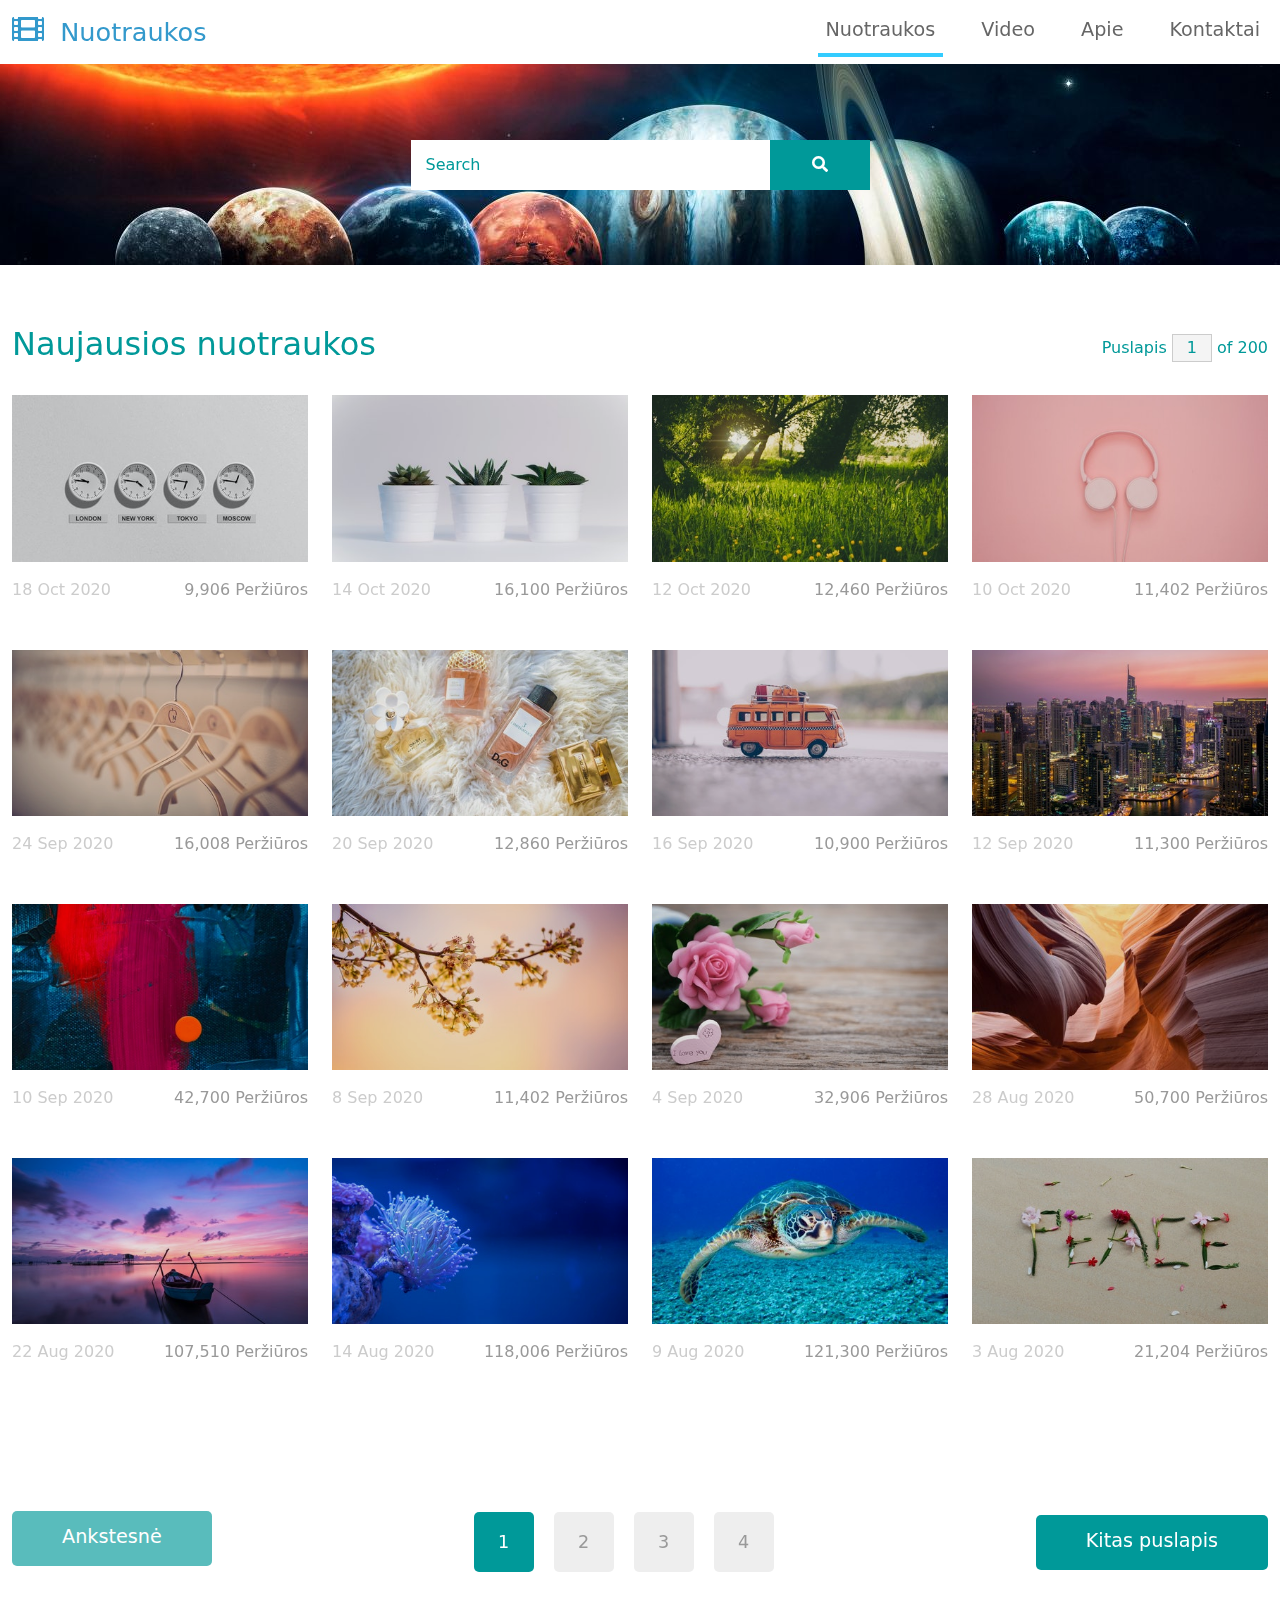
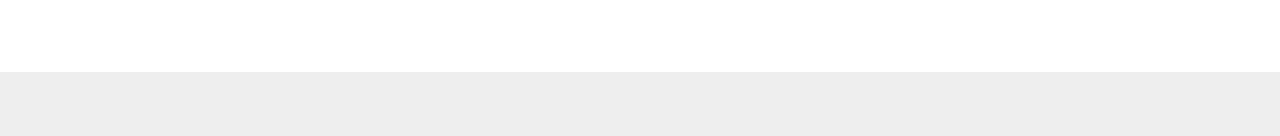
<file: catalog/Katalogas/index.html>
<!DOCTYPE html>
<html lang="en">
<head>
    <meta charset="UTF-8">
    <meta name="viewport" content="width=device-width, initial-scale=1.0">
    <title>Nuotraukos Bootstrap 5.0 HTML Template</title>
    <link rel="stylesheet" href="css/bootstrap.min.css">
    <link rel="stylesheet" href="fontawesome/css/all.min.css">
    <link rel="stylesheet" href="css/templatemo-style.css">
<!--
    


-->
</head>
<body>
    <!-- Page Loader -->
    <div id="loader-wrapper">
        <div id="loader"></div>

        <div class="loader-section section-left"></div>
        <div class="loader-section section-right"></div>

    </div>
    <nav class="navbar navbar-expand-lg">
        <div class="container-fluid">
            <a class="navbar-brand" href="#">
                <i class="fas fa-film mr-2"></i>
               Nuotraukos
            </a>
            <button class="navbar-toggler" type="button" data-toggle="collapse" data-target="#navbarSupportedContent" aria-controls="navbarSupportedContent" aria-expanded="false" aria-label="Toggle navigation">
                <i class="fas fa-bars"></i>
            </button>
            <div class="collapse navbar-collapse" id="navbarSupportedContent">
            <ul class="navbar-nav ml-auto mb-2 mb-lg-0">
                <li class="nav-item">
                    <a class="nav-link nav-link-1 active" aria-current="page" href="index.html">Nuotraukos</a>
                </li>
                <li class="nav-item">
                    <a class="nav-link nav-link-2">Video</a>
                </li>
                <li class="nav-item">
                    <a class="nav-link nav-link-3" href="about.html">Apie</a>
                </li>
                <li class="nav-item">
                    <a class="nav-link nav-link-4" href="contact.html">Kontaktai</a>
                </li>
            </ul>
            </div>
        </div>
    </nav>

    <div class="tm-hero d-flex justify-content-center align-items-center" data-parallax="scroll" data-image-src="img/hero.jpg">
        <form class="d-flex tm-search-form">
            <input class="form-control tm-search-input" type="search" placeholder="Search" aria-label="Search">
            <button class="btn btn-outline-success tm-search-btn" type="submit">
                <i class="fas fa-search"></i>
            </button>
        </form>
    </div>

    <div class="container-fluid tm-container-content tm-mt-60">
        <div class="row mb-4">
            <h2 class="col-6 tm-text-primary">
                Naujausios nuotraukos
            </h2>
            <div class="col-6 d-flex justify-content-end align-items-center">
                <form action="" class="tm-text-primary">
                    Puslapis <input type="text" value="1" size="1" class="tm-input-paging tm-text-primary"> of 200
                </form>
            </div>
        </div>
        <div class="row tm-mb-90 tm-gallery">
        	<div class="col-xl-3 col-lg-4 col-md-6 col-sm-6 col-12 mb-5">
                <figure class="effect-ming tm-video-item">
                    <img src="img/img-03.jpg" alt="Image" class="img-fluid">
                    <figcaption class="d-flex align-items-center justify-content-center">
                        <h2>Laikrodžiai</h2>
                        <a href="photo-detail.html">Daugiau</a>
                    </figcaption>                    
                </figure>
                <div class="d-flex justify-content-between tm-text-gray">
                    <span class="tm-text-gray-light">18 Oct 2020</span>
                    <span>9,906 Peržiūros</span>
                </div>
            </div>
            <div class="col-xl-3 col-lg-4 col-md-6 col-sm-6 col-12 mb-5">
                <figure class="effect-ming tm-video-item">
                    <img src="img/img-04.jpg" alt="Image" class="img-fluid">
                    <figcaption class="d-flex align-items-center justify-content-center">
                        <h2>Augalai</h2>
                        <a href="photo-detail.html">Daugiau</a>
                    </figcaption>                    
                </figure>
                <div class="d-flex justify-content-between tm-text-gray">
                    <span class="tm-text-gray-light">14 Oct 2020</span>
                    <span>16,100 Peržiūros</span>
                </div>
            </div>
            <div class="col-xl-3 col-lg-4 col-md-6 col-sm-6 col-12 mb-5">
                <figure class="effect-ming tm-video-item">
                    <img src="img/img-05.jpg" alt="Image" class="img-fluid">
                    <figcaption class="d-flex align-items-center justify-content-center">
                        <h2>Rytas</h2>
                        <a href="photo-detail.html">Daugiau</a>
                    </figcaption>                    
                </figure>
                <div class="d-flex justify-content-between tm-text-gray">
                    <span class="tm-text-gray-light">12 Oct 2020</span>
                    <span>12,460 Peržiūros</span>
                </div>
            </div>
            <div class="col-xl-3 col-lg-4 col-md-6 col-sm-6 col-12 mb-5">
                <figure class="effect-ming tm-video-item">
                    <img src="img/img-06.jpg" alt="Image" class="img-fluid">
                    <figcaption class="d-flex align-items-center justify-content-center">
                        <h2>Rožinė</h2>
                        <a href="photo-detail.html">Daugiau</a>
                    </figcaption>                    
                </figure>
                <div class="d-flex justify-content-between tm-text-gray">
                    <span class="tm-text-gray-light">10 Oct 2020</span>
                    <span>11,402 Peržiūros</span>
                </div>
            </div>
            
            <div class="col-xl-3 col-lg-4 col-md-6 col-sm-6 col-12 mb-5">
                <figure class="effect-ming tm-video-item">
                    <img src="img/img-01.jpg" alt="Image" class="img-fluid">
                    <figcaption class="d-flex align-items-center justify-content-center">
                        <h2>Pakabos</h2>
                        <a href="photo-detail.html">Daugiau</a>
                    </figcaption>                    
                </figure>
                <div class="d-flex justify-content-between tm-text-gray">
                    <span class="tm-text-gray-light">24 Sep 2020</span>
                    <span>16,008 Peržiūros</span>
                </div>
            </div>
            <div class="col-xl-3 col-lg-4 col-md-6 col-sm-6 col-12 mb-5">
                <figure class="effect-ming tm-video-item">
                    <img src="img/img-02.jpg" alt="Image" class="img-fluid">
                    <figcaption class="d-flex align-items-center justify-content-center">
                        <h2>Kvepalai</h2>
                        <a href="photo-detail.html">Daugiau</a>
                    </figcaption>                    
                </figure>
                <div class="d-flex justify-content-between tm-text-gray">
                    <span class="tm-text-gray-light">20 Sep 2020</span>
                    <span>12,860 Peržiūros</span>
                </div>
            </div>
            <div class="col-xl-3 col-lg-4 col-md-6 col-sm-6 col-12 mb-5">
                <figure class="effect-ming tm-video-item">
                    <img src="img/img-07.jpg" alt="Image" class="img-fluid">
                    <figcaption class="d-flex align-items-center justify-content-center">
                        <h2>Autobusai</h2>
                        <a href="photo-detail.html">Daugiau</a>
                    </figcaption>                    
                </figure>
                <div class="d-flex justify-content-between tm-text-gray">
                    <span class="tm-text-gray-light">16 Sep 2020</span>
                    <span>10,900 Peržiūros</span>
                </div>
            </div>
            <div class="col-xl-3 col-lg-4 col-md-6 col-sm-6 col-12 mb-5">
                <figure class="effect-ming tm-video-item">
                    <img src="img/img-08.jpg" alt="Image" class="img-fluid">
                    <figcaption class="d-flex align-items-center justify-content-center">
                        <h2>Niujorkas</h2>
                        <a href="photo-detail.html">Daugiau</a>
                    </figcaption>                    
                </figure>
                <div class="d-flex justify-content-between tm-text-gray">
                    <span class="tm-text-gray-light">12 Sep 2020</span>
                    <span>11,300 Peržiūros</span>
                </div>
            </div>
            <div class="col-xl-3 col-lg-4 col-md-6 col-sm-6 col-12 mb-5">
                <figure class="effect-ming tm-video-item">
                    <img src="img/img-09.jpg" alt="Image" class="img-fluid">
                    <figcaption class="d-flex align-items-center justify-content-center">
                        <h2>Abstrakcija</h2>
                        <a href="photo-detail.html">Daugiau</a>
                    </figcaption>                    
                </figure>
                <div class="d-flex justify-content-between tm-text-gray">
                    <span class="tm-text-gray-light">10 Sep 2020</span>
                    <span>42,700 Peržiūros</span>
                </div>
            </div>
            <div class="col-xl-3 col-lg-4 col-md-6 col-sm-6 col-12 mb-5">
                <figure class="effect-ming tm-video-item">
                    <img src="img/img-10.jpg" alt="Image" class="img-fluid">
                    <figcaption class="d-flex align-items-center justify-content-center">
                        <h2>Gėlės</h2>
                        <a href="photo-detail.html">Daugiau</a>
                    </figcaption>                    
                </figure>
                <div class="d-flex justify-content-between tm-text-gray">
                    <span class="tm-text-gray-light">8 Sep 2020</span>
                    <span>11,402 Peržiūros</span>
                </div>
            </div>
            <div class="col-xl-3 col-lg-4 col-md-6 col-sm-6 col-12 mb-5">
                <figure class="effect-ming tm-video-item">
                    <img src="img/img-11.jpg" alt="Image" class="img-fluid">
                    <figcaption class="d-flex align-items-center justify-content-center">
                        <h2>Rožės</h2>
                        <a href="photo-detail.html">Daugiau</a>
                    </figcaption>                    
                </figure>
                <div class="d-flex justify-content-between tm-text-gray">
                    <span class="tm-text-gray-light">4 Sep 2020</span>
                    <span>32,906 Peržiūros</span>
                </div>
            </div>
            <div class="col-xl-3 col-lg-4 col-md-6 col-sm-6 col-12 mb-5">
                <figure class="effect-ming tm-video-item">
                    <img src="img/img-12.jpg" alt="Image" class="img-fluid">
                    <figcaption class="d-flex align-items-center justify-content-center">
                        <h2>Kalvos</h2>
                        <a href="photo-detail.html">Daugiau</a>
                    </figcaption>                    
                </figure>
                <div class="d-flex justify-content-between tm-text-gray">
                    <span class="tm-text-gray-light">28 Aug 2020</span>
                    <span>50,700 Peržiūros</span>
                </div>
            </div>
            <div class="col-xl-3 col-lg-4 col-md-6 col-sm-6 col-12 mb-5">
                <figure class="effect-ming tm-video-item">
                    <img src="img/img-13.jpg" alt="Image" class="img-fluid">
                    <figcaption class="d-flex align-items-center justify-content-center">
                        <h2>Violetinė</h2>
                        <a href="photo-detail.html">Daugiau</a>
                    </figcaption>                    
                </figure>
                <div class="d-flex justify-content-between tm-text-gray">
                    <span class="tm-text-gray-light">22 Aug 2020</span>
                    <span>107,510 Peržiūros</span>
                </div>
            </div>
            <div class="col-xl-3 col-lg-4 col-md-6 col-sm-6 col-12 mb-5">
                <figure class="effect-ming tm-video-item">
                    <img src="img/img-14.jpg" alt="Image" class="img-fluid">
                    <figcaption class="d-flex align-items-center justify-content-center">
                        <h2>Jūra</h2>
                        <a href="photo-detail.html">Daugiau</a>
                    </figcaption>                    
                </figure>
                <div class="d-flex justify-content-between tm-text-gray">
                    <span class="tm-text-gray-light">14 Aug 2020</span>
                    <span>118,006 Peržiūros</span>
                </div>
            </div>
            <div class="col-xl-3 col-lg-4 col-md-6 col-sm-6 col-12 mb-5">
                <figure class="effect-ming tm-video-item">
                    <img src="img/img-15.jpg" alt="Image" class="img-fluid">
                    <figcaption class="d-flex align-items-center justify-content-center">
                        <h2>Vėžliai</h2>
                        <a href="photo-detail.html">Daugiau</a>
                    </figcaption>                    
                </figure>
                <div class="d-flex justify-content-between tm-text-gray">
                    <span class="tm-text-gray-light">9 Aug 2020</span>
                    <span>121,300 Peržiūros</span>
                </div>
            </div>
            <div class="col-xl-3 col-lg-4 col-md-6 col-sm-6 col-12 mb-5">
                <figure class="effect-ming tm-video-item">
                    <img src="img/img-16.jpg" alt="Image" class="img-fluid">
                    <figcaption class="d-flex align-items-center justify-content-center">
                        <h2>Taika</h2>
                        <a href="photo-detail.html">Daugiau</a>
                    </figcaption>                    
                </figure>
                <div class="d-flex justify-content-between tm-text-gray">
                    <span class="tm-text-gray-light">3 Aug 2020</span>
                    <span>21,204 Peržiūros</span>
                </div>
            </div>         
        </div> <!-- row -->
        <div class="row tm-mb-90">
            <div class="col-12 d-flex justify-content-between align-items-center tm-paging-col">
                <a href="javascript:void(0);" class="btn btn-primary tm-btn-prev mb-2 disabled">Ankstesnė</a>
                <div class="tm-paging d-flex">
                    <a href="javascript:void(0);" class="active tm-paging-link">1</a>
                    <a href="javascript:void(0);" class="tm-paging-link">2</a>
                    <a href="javascript:void(0);" class="tm-paging-link">3</a>
                    <a href="javascript:void(0);" class="tm-paging-link">4</a>
                </div>
                <a href="javascript:void(0);" class="btn btn-primary tm-btn-next">Kitas puslapis</a>
            </div>            
        </div>
    </div> <!-- container-fluid, tm-container-content -->

    <footer class="tm-bg-gray pt-5 pb-3 tm-text-gray tm-footer">
        
    </footer>
    
    <script src="js/plugins.js"></script>
    <script>
        $(window).on("load", function() {
            $('body').addClass('loaded');
        });
    </script>
</body>
</html>
</file>
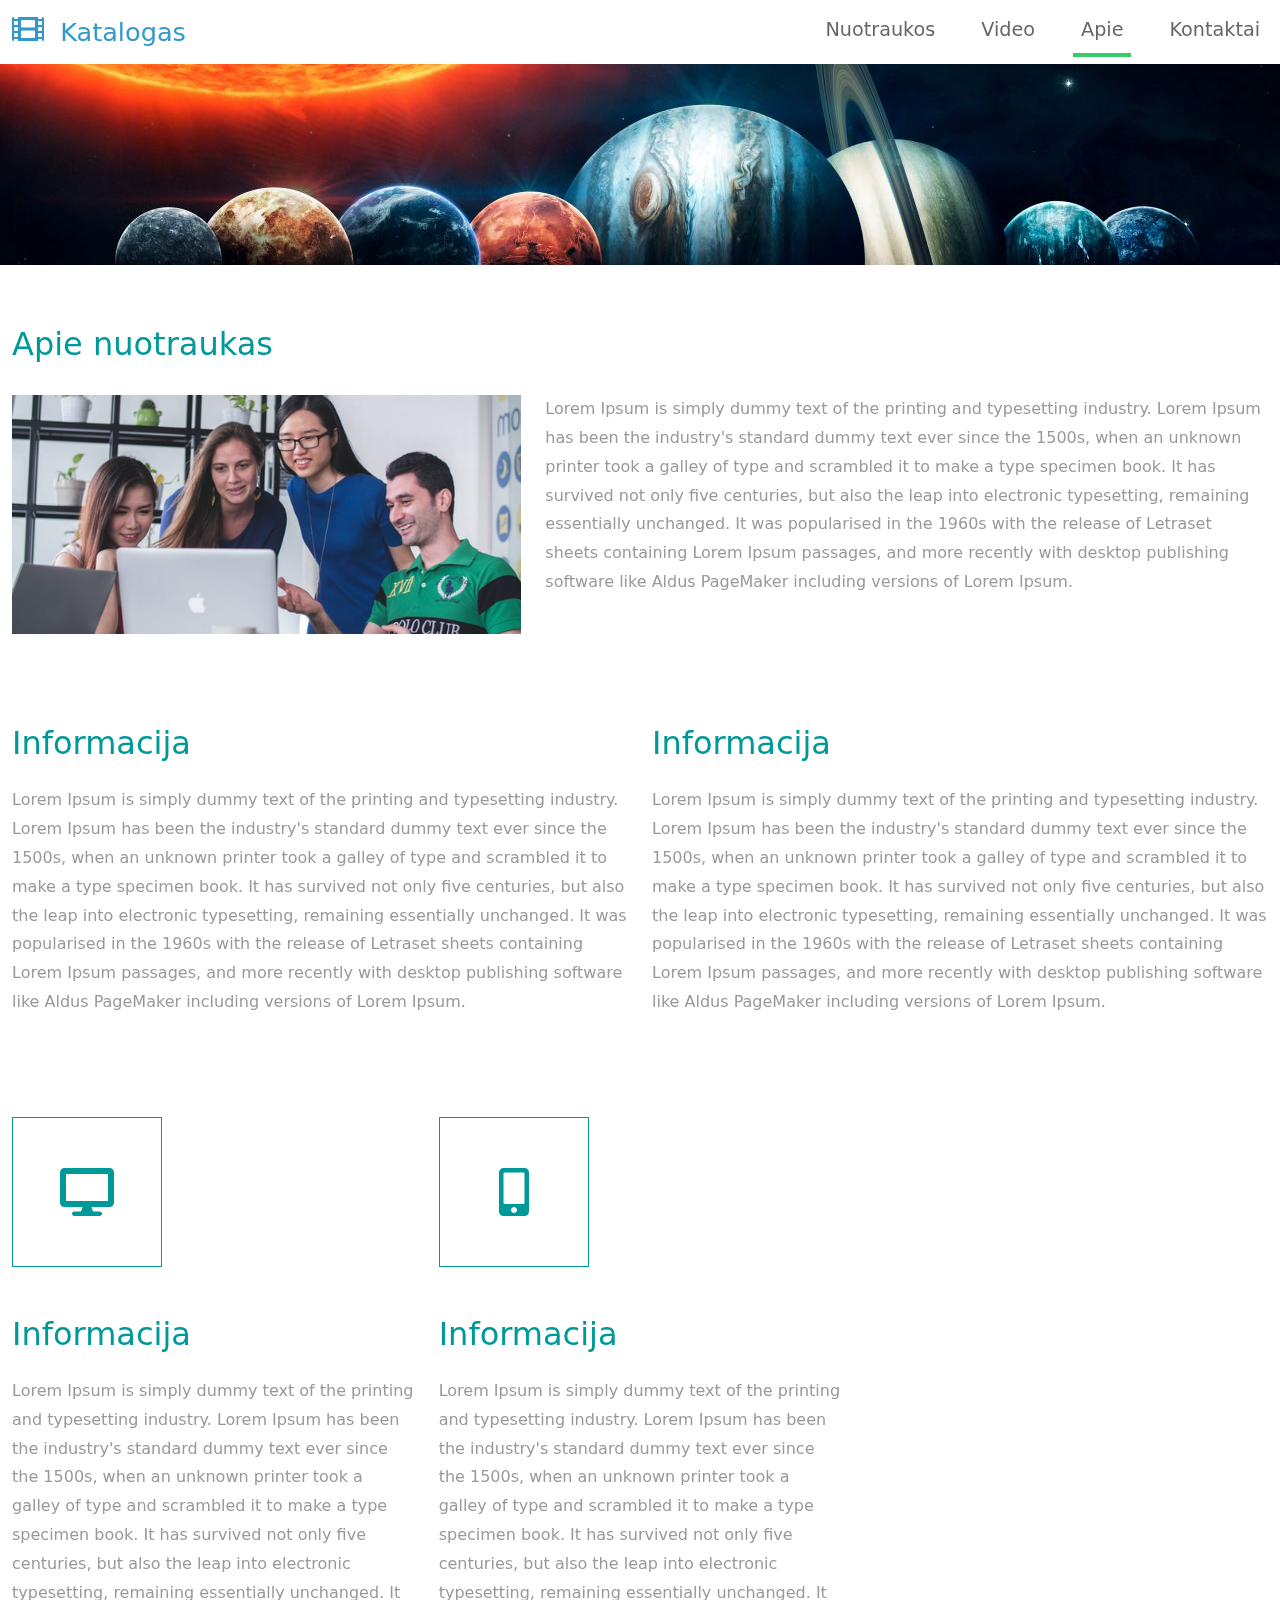
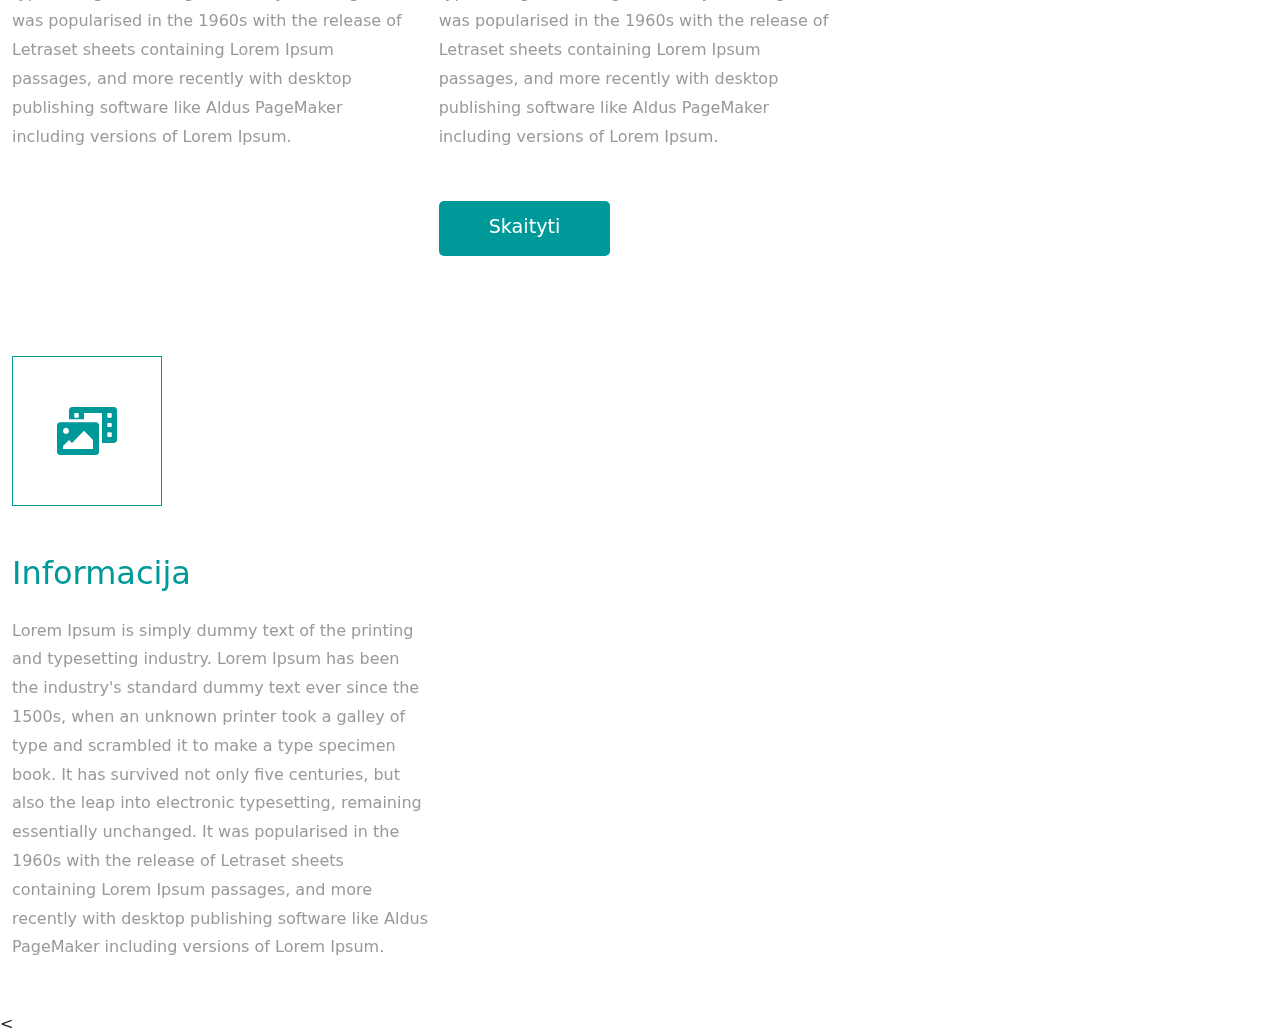
<file: catalog/Katalogas/about.html>
<!DOCTYPE html>
<html lang="en">
<head>
    <meta charset="UTF-8">
    <meta name="viewport" content="width=device-width, initial-scale=1.0">
    <title>Katalogas</title>
    <link rel="stylesheet" href="css/bootstrap.min.css">
    <link rel="stylesheet" href="fontawesome/css/all.min.css">
    <link rel="stylesheet" href="css/templatemo-style.css">

</head>
<body>
  
    <div id="loader-wrapper">
        <div id="loader"></div>

        <div class="loader-section section-left"></div>
        <div class="loader-section section-right"></div>

    </div>
    <nav class="navbar navbar-expand-lg">
        <div class="container-fluid">
            <a class="navbar-brand" href="index.html">
                <i class="fas fa-film mr-2"></i>
                Katalogas
            </a>
            <button class="navbar-toggler" type="button" data-toggle="collapse" data-target="#navbarSupportedContent" aria-controls="navbarSupportedContent" aria-expanded="false" aria-label="Toggle navigation">
                <i class="fas fa-bars"></i>
            </button>
            <div class="collapse navbar-collapse" id="navbarSupportedContent">
            <ul class="navbar-nav ml-auto mb-2 mb-lg-0">
                <li class="nav-item">
                    <a class="nav-link nav-link-1" href="index.html">Nuotraukos</a>
                </li>
                <li class="nav-item">
                    <a class="nav-link nav-link">Video</a>
                </li>
                <li class="nav-item">
                    <a class="nav-link nav-link-3 active" aria-current="page" href="about.html">Apie</a>
                </li>
                <li class="nav-item">
                    <a class="nav-link nav-link-4" href="contact.html">Kontaktai</a>
                </li>
            </ul>
            </div>
        </div>
    </nav>

    <div class="tm-hero d-flex justify-content-center align-items-center" data-parallax="scroll" data-image-src="img/hero.jpg"></div>

    <div class="container-fluid tm-mt-60">
        <div class="row mb-4">
            <h2 class="col-12 tm-text-primary">
                Apie nuotraukas
            </h2>
        </div>
        <div class="row tm-mb-74 tm-row-1640">            
            <div class="col-lg-5 col-md-6 col-12 mb-3">
                <img src="img/about.jpg" alt="Image" class="img-fluid">
            </div>
            <div class="col-lg-7 col-md-6 col-12">
                <div class="tm-about-img-text">
                    <p class="mb-4">
                        Lorem Ipsum is simply dummy text of the printing and typesetting industry. Lorem Ipsum has been the industry's standard dummy text ever since the 1500s, when an unknown printer took a galley of type and scrambled it to make a type specimen book. It has survived not only five centuries, but also the leap into electronic typesetting, remaining essentially unchanged. It was popularised in the 1960s with the release of Letraset sheets containing Lorem Ipsum passages, and more recently with desktop publishing software like Aldus PageMaker including versions of Lorem Ipsum.

                    </p>
                </div>                
            </div>
        </div>
        <div class="row tm-mb-50">
            <div class="col-md-6 col-12">
                <div class="tm-about-2-col">
                    <h2 class="tm-text-primary mb-4">
                        Informacija
                    </h2>
                    <p class="mb-4">
                        Lorem Ipsum is simply dummy text of the printing and typesetting industry. Lorem Ipsum has been the industry's standard dummy text ever since the 1500s, when an unknown printer took a galley of type and scrambled it to make a type specimen book. It has survived not only five centuries, but also the leap into electronic typesetting, remaining essentially unchanged. It was popularised in the 1960s with the release of Letraset sheets containing Lorem Ipsum passages, and more recently with desktop publishing software like Aldus PageMaker including versions of Lorem Ipsum.
                    </p>
                </div>                
            </div> 
            <div class="col-md-6 col-12">
                <div class="tm-about-2-col">
                    <h2 class="tm-text-primary mb-4">
                        Informacija
                    </h2>
                    <p class="mb-4">
                        Lorem Ipsum is simply dummy text of the printing and typesetting industry. Lorem Ipsum has been the industry's standard dummy text ever since the 1500s, when an unknown printer took a galley of type and scrambled it to make a type specimen book. It has survived not only five centuries, but also the leap into electronic typesetting, remaining essentially unchanged. It was popularised in the 1960s with the release of Letraset sheets containing Lorem Ipsum passages, and more recently with desktop publishing software like Aldus PageMaker including versions of Lorem Ipsum.
                </div>                
            </div>     
        </div> <!-- row -->
        <div class="row tm-mb-50">
            <div class="col-md-4 col-12">
                <div class="tm-about-3-col">
                    <div class="tm-about-icon-container mb-5">
                        <i class="fas fa-desktop fa-3x tm-text-primary"></i>
                    </div>                
                    <h2 class="tm-text-primary mb-4">Informacija</h2>
                    <p class="mb-4">
                        Lorem Ipsum is simply dummy text of the printing and typesetting industry. Lorem Ipsum has been the industry's standard dummy text ever since the 1500s, when an unknown printer took a galley of type and scrambled it to make a type specimen book. It has survived not only five centuries, but also the leap into electronic typesetting, remaining essentially unchanged. It was popularised in the 1960s with the release of Letraset sheets containing Lorem Ipsum passages, and more recently with desktop publishing software like Aldus PageMaker including versions of Lorem Ipsum.
                        </p>
                </div>                
            </div>
            <div class="col-md-4 col-12">
                <div class="tm-about-3-col">
                    <div class="tm-about-icon-container mb-5">
                        <i class="fas fa-mobile-alt fa-3x tm-text-primary"></i>
                    </div>                
                    <h2 class="tm-text-primary mb-4">Informacija</h2>
                    <p class="tm-mb-50">
                        Lorem Ipsum is simply dummy text of the printing and typesetting industry. Lorem Ipsum has been the industry's standard dummy text ever since the 1500s, when an unknown printer took a galley of type and scrambled it to make a type specimen book. It has survived not only five centuries, but also the leap into electronic typesetting, remaining essentially unchanged. It was popularised in the 1960s with the release of Letraset sheets containing Lorem Ipsum passages, and more recently with desktop publishing software like Aldus PageMaker including versions of Lorem Ipsum. 
                     </p>
                        <a href="#" class="btn btn-primary">Skaityti</a>
                    </div>
                </div>                
            </div>
            <div class="col-md-4 col-12">
                <div class="tm-about-3-col">
                    <div class="tm-about-icon-container mb-5">
                        <i class="fas fa-photo-video fa-3x tm-text-primary"></i>
                    </div>                
                    <h2 class="tm-text-primary mb-4">Informacija</h2>
                    <p class="mb-4">
                        Lorem Ipsum is simply dummy text of the printing and typesetting industry. Lorem Ipsum has been the industry's standard dummy text ever since the 1500s, when an unknown printer took a galley of type and scrambled it to make a type specimen book. It has survived not only five centuries, but also the leap into electronic typesetting, remaining essentially unchanged. It was popularised in the 1960s with the release of Letraset sheets containing Lorem Ipsum passages, and more recently with desktop publishing software like Aldus PageMaker including versions of Lorem Ipsum.
                    </p>
                        
                </div>                
            </div>
        </div>
    </div> <

    
    
    <script src="js/plugins.js"></script>
    <script>
        $(window).on("load", function() {
            $('body').addClass('loaded');
        });
    </script>
</body>
</html>
</file>
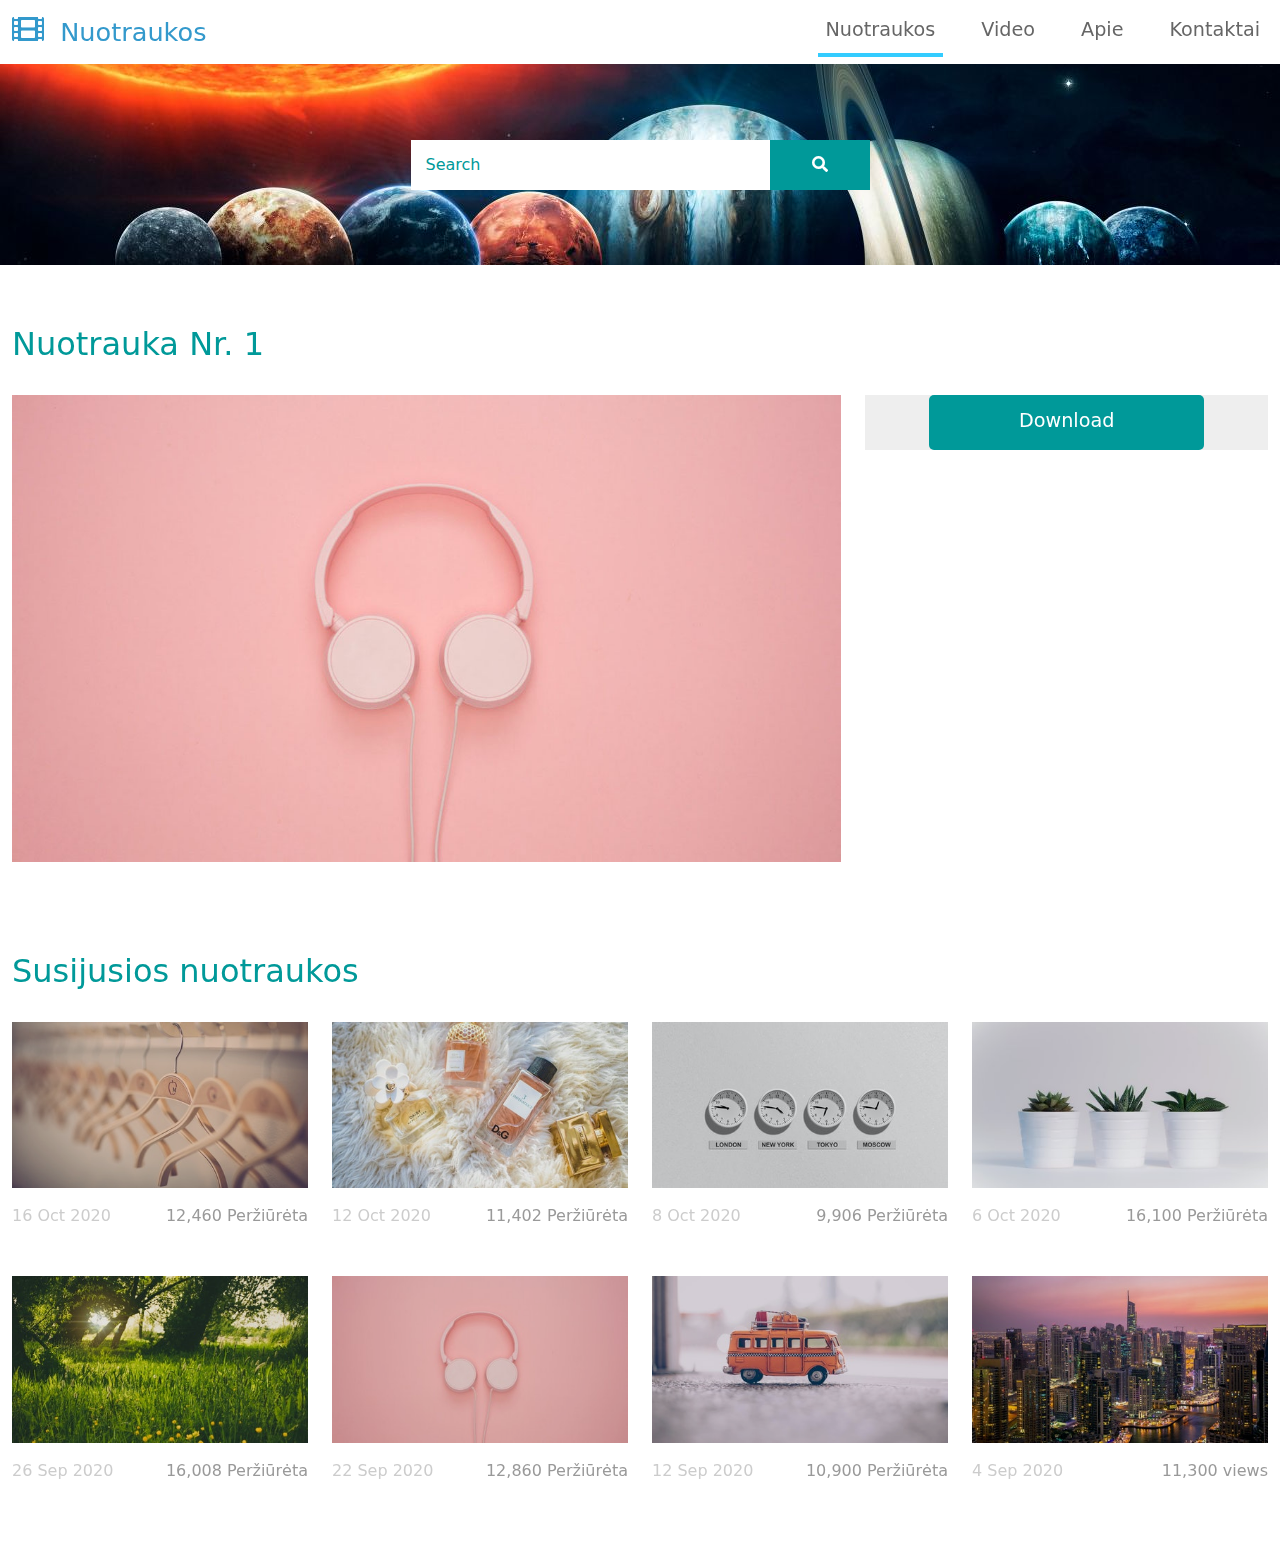
<file: catalog/Katalogas/photo-detail.html>
<!DOCTYPE html>
<html lang="en">
<head>
    <meta charset="UTF-8">
    <meta name="viewport" content="width=device-width, initial-scale=1.0">
    <title>Nuotraukos </title>
    <link rel="stylesheet" href="css/bootstrap.min.css">
    <link rel="stylesheet" href="fontawesome/css/all.min.css">
    <link rel="stylesheet" href="css/templatemo-style.css">

</head>
<body>
  
    <div id="loader-wrapper">
        <div id="loader"></div>

        <div class="loader-section section-left"></div>
        <div class="loader-section section-right"></div>

    </div>
    <nav class="navbar navbar-expand-lg">
        <div class="container-fluid">
            <a class="navbar-brand" href="index.html">
                <i class="fas fa-film mr-2"></i>
               Nuotraukos
            </a>
            <button class="navbar-toggler" type="button" data-toggle="collapse" data-target="#navbarSupportedContent" aria-controls="navbarSupportedContent" aria-expanded="false" aria-label="Toggle navigation">
                <i class="fas fa-bars"></i>
            </button>
            <div class="collapse navbar-collapse" id="navbarSupportedContent">
            <ul class="navbar-nav ml-auto mb-2 mb-lg-0">
                <li class="nav-item">
                    <a class="nav-link nav-link-1 active" aria-current="page" href="index.html">Nuotraukos</a>
                </li>
                <li class="nav-item">
                    <a class="nav-link nav-link-2" href="videos.html">Video</a>
                </li>
                <li class="nav-item">
                    <a class="nav-link nav-link-3" href="about.html">Apie</a>
                </li>
                <li class="nav-item">
                    <a class="nav-link nav-link-4" href="contact.html">Kontaktai</a>
                </li>
            </ul>
            </div>
        </div>
    </nav>

    <div class="tm-hero d-flex justify-content-center align-items-center" data-parallax="scroll" data-image-src="img/hero.jpg">
        <form class="d-flex tm-search-form">
            <input class="form-control tm-search-input" type="search" placeholder="Search" aria-label="Search">
            <button class="btn btn-outline-success tm-search-btn" type="submit">
                <i class="fas fa-search"></i>
            </button>
        </form>
    </div>

    <div class="container-fluid tm-container-content tm-mt-60">
        <div class="row mb-4">
            <h2 class="col-12 tm-text-primary">Nuotrauka Nr. 1</h2>
        </div>
        <div class="row tm-mb-90">            
            <div class="col-xl-8 col-lg-7 col-md-6 col-sm-12">
                <img src="img/img-01-big.jpg" alt="Image" class="img-fluid">
            </div>
            <div class="col-xl-4 col-lg-5 col-md-6 col-sm-12">
                <div class="tm-bg-gray tm-video-details">
                   
                    <div class="text-center mb-5">
                        <a href="#" class="btn btn-primary tm-btn-big">Download</a>
                    </div>                    
                   
                    
                  
                </div>
            </div>
        </div>
        <div class="row mb-4">
            <h2 class="col-12 tm-text-primary">
                Susijusios nuotraukos
            </h2>
        </div>
        <div class="row mb-3 tm-gallery">
            <div class="col-xl-3 col-lg-4 col-md-6 col-sm-6 col-12 mb-5">
                <figure class="effect-ming tm-video-item">
                    <img src="img/img-01.jpg" alt="Image" class="img-fluid">
                    <figcaption class="d-flex align-items-center justify-content-center">
                        <h2>Pakabos</h2>
                        <a href="#">View more</a>
                    </figcaption>                    
                </figure>
                <div class="d-flex justify-content-between tm-text-gray">
                    <span class="tm-text-gray-light">16 Oct 2020</span>
                    <span>12,460 Peržiūrėta</span>
                </div>
            </div>
            <div class="col-xl-3 col-lg-4 col-md-6 col-sm-6 col-12 mb-5">
                <figure class="effect-ming tm-video-item">
                    <img src="img/img-02.jpg" alt="Image" class="img-fluid">
                    <figcaption class="d-flex align-items-center justify-content-center">
                        <h2>Kvepalai</h2>
                        <a href="#">Daugiau</a>
                    </figcaption>                    
                </figure>
                <div class="d-flex justify-content-between tm-text-gray">
                    <span class="tm-text-gray-light">12 Oct 2020</span>
                    <span>11,402 Peržiūrėta</span>
                </div>
            </div>
            <div class="col-xl-3 col-lg-4 col-md-6 col-sm-6 col-12 mb-5">
                <figure class="effect-ming tm-video-item">
                    <img src="img/img-03.jpg" alt="Image" class="img-fluid">
                    <figcaption class="d-flex align-items-center justify-content-center">
                        <h2>Laikrodžiai</h2>
                        <a href="#">Daugiau</a>
                    </figcaption>                    
                </figure>
                <div class="d-flex justify-content-between tm-text-gray">
                    <span class="tm-text-gray-light">8 Oct 2020</span>
                    <span>9,906 Peržiūrėta</span>
                </div>
            </div>
            <div class="col-xl-3 col-lg-4 col-md-6 col-sm-6 col-12 mb-5">
                <figure class="effect-ming tm-video-item">
                    <img src="img/img-04.jpg" alt="Image" class="img-fluid">
                    <figcaption class="d-flex align-items-center justify-content-center">
                        <h2>Augalai</h2>
                        <a href="#">Daugiau</a>
                    </figcaption>                    
                </figure>
                <div class="d-flex justify-content-between tm-text-gray">
                    <span class="tm-text-gray-light">6 Oct 2020</span>
                    <span>16,100 Peržiūrėta</span>
                </div>
            </div>
            <div class="col-xl-3 col-lg-4 col-md-6 col-sm-6 col-12 mb-5">
                <figure class="effect-ming tm-video-item">
                    <img src="img/img-05.jpg" alt="Image" class="img-fluid">
                    <figcaption class="d-flex align-items-center justify-content-center">
                        <h2>Rytas</h2>
                        <a href="#">Daugiau</a>
                    </figcaption>                    
                </figure>
                <div class="d-flex justify-content-between tm-text-gray">
                    <span class="tm-text-gray-light">26 Sep 2020</span>
                    <span>16,008 Peržiūrėta</span>
                </div>
            </div>
            <div class="col-xl-3 col-lg-4 col-md-6 col-sm-6 col-12 mb-5">
                <figure class="effect-ming tm-video-item">
                    <img src="img/img-06.jpg" alt="Image" class="img-fluid">
                    <figcaption class="d-flex align-items-center justify-content-center">
                        <h2>Rožinė</h2>
                        <a href="#">Daugiau</a>
                    </figcaption>                    
                </figure>
                <div class="d-flex justify-content-between tm-text-gray">
                    <span class="tm-text-gray-light">22 Sep 2020</span>
                    <span>12,860 Peržiūrėta</span>
                </div>
            </div>
            <div class="col-xl-3 col-lg-4 col-md-6 col-sm-6 col-12 mb-5">
                <figure class="effect-ming tm-video-item">
                    <img src="img/img-07.jpg" alt="Image" class="img-fluid">
                    <figcaption class="d-flex align-items-center justify-content-center">
                        <h2>Autobusai</h2>
                        <a href="#">Daugiau</a>
                    </figcaption>                    
                </figure>
                <div class="d-flex justify-content-between tm-text-gray">
                    <span class="tm-text-gray-light">12 Sep 2020</span>
                    <span>10,900 Peržiūrėta</span>
                </div>
            </div>
            <div class="col-xl-3 col-lg-4 col-md-6 col-sm-6 col-12 mb-5">
                <figure class="effect-ming tm-video-item">
                    <img src="img/img-08.jpg" alt="Image" class="img-fluid">
                    <figcaption class="d-flex align-items-center justify-content-center">
                        <h2>Niujorkas</h2>
                        <a href="#">Daugiau</a>
                    </figcaption>                    
                </figure>
                <div class="d-flex justify-content-between tm-text-gray">
                    <span class="tm-text-gray-light">4 Sep 2020</span>
                    <span>11,300 views</span>
                </div>
            </div>        
        </div> 
    </div> 

    
    
    <script src="js/plugins.js"></script>
    <script>
        $(window).on("load", function() {
            $('body').addClass('loaded');
        });
    </script>
</body>
</html>
</file>
<file: catalog/Katalogas/css/templatemo-style.css>
#loader-wrapper {
    position: fixed;
    top: 0;
    left: 0;
    width: 100%;
    height: 100%;
    z-index: 1001;
}
#loader {
    display: block;
    position: relative;
    left: 50%;
    top: 50%;
    width: 150px;
    height: 150px;
    margin: -75px 0 0 -75px;
    border-radius: 50%;
    border: 3px solid transparent;
    border-top-color: #3498db;

    -webkit-animation: spin 2s linear infinite; 
    animation: spin 2s linear infinite; 

    z-index: 1002;
}

    #loader:before {
        content: "";
        position: absolute;
        top: 5px;
        left: 5px;
        right: 5px;
        bottom: 5px;
        border-radius: 50%;
        border: 3px solid transparent;
        border-top-color: #e74c3c;

        -webkit-animation: spin 3s linear infinite; 
        animation: spin 3s linear infinite; 
    }

    #loader:after {
        content: "";
        position: absolute;
        top: 15px;
        left: 15px;
        right: 15px;
        bottom: 15px;
        border-radius: 50%;
        border: 3px solid transparent;
        border-top-color: #f9c922;

        -webkit-animation: spin 1.5s linear infinite; 
          animation: spin 1.5s linear infinite; 
    }

    @-webkit-keyframes spin {
        0%   { 
            -webkit-transform: rotate(0deg);  
            -ms-transform: rotate(0deg); 
            transform: rotate(0deg);  
        }
        100% {
            -webkit-transform: rotate(360deg);  
            -ms-transform: rotate(360deg);  
            transform: rotate(360deg);  
        }
    }
    @keyframes spin {
        0%   { 
            -webkit-transform: rotate(0deg); 
            -ms-transform: rotate(0deg);  
            transform: rotate(0deg);  /
        }
        100% {
            -webkit-transform: rotate(360deg); 
            -ms-transform: rotate(360deg);  
            transform: rotate(360deg);  
        }
    }

    #loader-wrapper .loader-section {
        position: fixed;
        top: 0;
        width: 51%;
        height: 100%;
        background: #222222;
        z-index: 1001;
        -webkit-transform: translateX(0);  
        -ms-transform: translateX(0);  
        transform: translateX(0);  
    }

    #loader-wrapper .loader-section.section-left {
        left: 0;
    }

    #loader-wrapper .loader-section.section-right {
        right: 0;
    }

   
    .loaded #loader-wrapper .loader-section.section-left {
        -webkit-transform: translateX(-100%);  
            -ms-transform: translateX(-100%);  
                transform: translateX(-100%);  

        -webkit-transition: all 0.7s 0.3s cubic-bezier(0.645, 0.045, 0.355, 1.000);  
                transition: all 0.7s 0.3s cubic-bezier(0.645, 0.045, 0.355, 1.000);
    }

    .loaded #loader-wrapper .loader-section.section-right {
        -webkit-transform: translateX(100%);  
            -ms-transform: translateX(100%);  
                transform: translateX(100%);  

-webkit-transition: all 0.7s 0.3s cubic-bezier(0.645, 0.045, 0.355, 1.000);  
        transition: all 0.7s 0.3s cubic-bezier(0.645, 0.045, 0.355, 1.000);
    }
    
    .loaded #loader {
        opacity: 0;
        -webkit-transition: all 0.3s ease-out;  
                transition: all 0.3s ease-out;
    }
    .loaded #loader-wrapper {
        visibility: hidden;

        -webkit-transform: translateY(-100%);  
            -ms-transform: translateY(-100%); 
                transform: translateY(-100%);  

        -webkit-transition: all 0.3s 1s ease-out;  
                transition: all 0.3s 1s ease-out;
    }

p { line-height: 1.8; }

a { 
    text-decoration: none;
    transition: all 0.3s ease; 
}
a:hover { color:#009999; }
.container-fluid { max-width: 1770px; }
.tm-container-small { max-width: 1050px; }
.btn { border-radius: 0; }
.btn-primary {
    background-color: #009999;
    border: 0;
    border-radius: 5px;
    padding: 12px 50px 14px;
    font-size: 1.2rem;
}

.btn-primary:hover,
.btn-primary:focus {
    background-color:#086969;
}

.btn-primary.disabled, 
.btn-primary:disabled {
    background-color: #009999;
    pointer-events: all;
    cursor: not-allowed;
}

.form-control {
	padding: 10px 20px;
	width: 100%;
	height: auto;
}

.form-group { margin-bottom: 25px; }
.tm-btn-big { padding: 12px 90px 14px; }

.navbar-toggler:focus { box-shadow: none; }
.navbar-brand {
    color: #3399CC;
    font-size: 1.6rem;
}

.navbar-brand i { font-size: 2rem; }

.tm-hero {
    min-height: 200px;
    background: transparent;
}

.tm-mt-60 { margin-top: 60px; }
.tm-mb-50 { margin-bottom: 50px; }
.tm-mb-74 { margin-bottom: 74px; }
.tm-mb-90 { margin-bottom: 90px; }
.tm-text-primary { color: #009999; }
.tm-text-secondary { color: #CC6699; }
a.tm-text-primary:hover { color:#666666; }
.tm-bg-gray { background-color: #EEEEEE; }
.tm-input-paging {
    width: 40px;
    border-radius: 0;
    border: 1px solid #CCCCCC;
    background: #f4f4f4;
    text-align: center;
}

.nav-item { margin-right: 30px; }
.nav-item:last-child { margin-right: 0; }

.nav-link {
    color: #666666;
    border-bottom: 4px solid transparent;
    font-size: 1.2rem;
}

.nav-link-1.active,
.nav-link-1:hover {
    border-color: #33CCFF;
}

.nav-link-2.active,
.nav-link-2:hover {
    border-color: #FF6666;
}

.nav-link-3.active,
.nav-link-3:hover {
    border-color: #33CC66;
}

.nav-link-4.active,
.nav-link-4:hover {
    border-color: #CC66CC;
}

.tm-search-input {
    width: 360px;
    border-radius: 0;
    padding: 12px 15px;
    color: #009999;
    border: none;
}

.tm-search-input:focus {
    border-color: #009999;
    box-shadow: 0 0 0 0.25rem rgb(0 153 153 / 0.25);
}

.tm-search-input::placeholder { 
    color: #009999;
    opacity: 1; 
}
  
.tm-search-input::-ms-input-placeholder { 
    color: #009999;
}

.tm-search-btn {
    color: white;
    background-color: #009999;
    border: none;
    width: 100px;
    height: 50px;
    margin-left: -1px;
}

p, .tm-text-gray { color: #999; }
.tm-text-gray-light { color: #CCC; }
.tm-text-gray-dark { color: #666; }

.tm-video-item {
    position: relative;
    overflow: hidden;
    text-align: center;
    cursor: pointer;
}

.tm-video-item img {
    position: relative;
    display: block;
    min-height: 100%;
    max-width: 100%;
    opacity: 0.8;
}

.tm-video-item figcaption {
    padding: 2em;
    color: #fff;
    text-transform: uppercase;
    font-size: 1.25em;
    -webkit-backface-visibility: hidden;
	backface-visibility: hidden;
}

.tm-video-item figcaption::before,
.tm-video-item figcaption::after {
    pointer-events: none;
}

.tm-video-item figcaption,
.tm-video-item figcaption > a {
    position: absolute;
    top: 0;
    left: 0;
    width: 100%;
    height: 100%;
}

.tm-video-item figcaption > a {
	z-index: 1000;
	text-indent: 200%;
	white-space: nowrap;
	font-size: 0;
	opacity: 0;
}

.tm-video-item h2 {
    word-spacing: -0.15em;
    font-weight: 300;
}

.tm-video-item h2,
.tm-video-item p {
    margin: 0;
}

.tm-video-item p {
    letter-spacing: 1px;
    font-size: 68.5%;
}

.tm-gallery div.d-block { animation: show .5s ease; }

@keyframes show {
    0% {
    	opacity: 0;
    	transform: scale(0.9);
    }
    100% {
    	opacity: 1;
    	transform: scale(1);
    }
}

.tm-paging-link {
    display: flex;
    justify-content: center;
    align-items: center;
    width: 60px;
    height: 60px;
    font-size: 1.1rem;
    color: #999;
    background-color: #EEEEEE;
    margin: 10px;
    border-radius: 5px;
    text-decoration: none;
    transition: all 0.3s ease;
}

.tm-paging-link:hover,
.tm-paging-link.active {
    background-color: #009999;
    color: #fff; 
}



figure.effect-ming {
	background: #030c17;
}

figure.effect-ming img {
	opacity: 0.9;
	-webkit-transition: opacity 0.35s;
	transition: opacity 0.35s;
}

figure.effect-ming figcaption::before {
	position: absolute;
	top: 30px;
	right: 30px;
	bottom: 30px;
	left: 30px;
	border: 2px solid #fff;
	box-shadow: 0 0 0 30px rgba(255,255,255,0.2);
	content: '';
	opacity: 0;
	-webkit-transition: opacity 0.35s, -webkit-transform 0.35s;
	transition: opacity 0.35s, transform 0.35s;
	-webkit-transform: scale3d(1.4,1.4,1);
	transform: scale3d(1.4,1.4,1);
}

figure.effect-ming h2 {
    font-size: 1.3em;
	opacity: 0;
	-webkit-transition: opacity 0.35s, -webkit-transform 0.35s;
	transition: opacity 0.35s, transform 0.35s;
	-webkit-transform: scale(1.5);
	transform: scale(1.5);
}

figure.effect-ming:hover figcaption::before,
figure.effect-ming:hover h2 {
	opacity: 1;
	-webkit-transform: scale3d(1,1,1);
	transform: scale3d(1,1,1);
}

figure.effect-ming:hover figcaption { background-color: rgba(58,52,42,0); }
figure.effect-ming:hover img { opacity: 0.4; }

.tm-footer-links li {
    list-style: none;
    margin-bottom: 5px;    
}

.tm-footer-links li a { color: #999999; }
.tm-footer-links li a:hover { color: #009999; }

.tm-social-links li {
    list-style: none;
    margin-right: 15px;
}

.tm-social-links li:last-child { margin-right: 0; }

.tm-social-links li a  {
    color: #999999;
    width: 44px;
    height: 44px;
    display: flex;
    background-color: #fff;
    align-items: center;
    justify-content: center;
}

.tm-social-links li a:hover {
    color: #fff;
    background-color: #009999;
}

.tm-footer { font-size: 0.95rem; }
.tm-footer-title { font-size: 1.4rem; }



/* About */
.tm-row-1640 { max-width: 1640px; }
.tm-about-2-col { max-width: 716px; }
.tm-about-3-col { max-width: 540px; }

.tm-about-2-col,
.tm-about-3-col {
    margin-bottom: 50px;
}

.tm-about-icon-container {
    width: 150px;
    height: 150px;
    border: 1px solid #009999;
    display: flex;
    align-items: center;
    justify-content: center;
}

.tm-about-img-text { max-width: 940px; }

/* Contact */
select.form-control { border-radius: 0; }
select.form-control option { height: 30px; }

select:not([multiple]) {
    -webkit-appearance: none;
    -moz-appearance: none;
    background-position: right 15px center;
    background-repeat: no-repeat;
    background-image: url(../img/select-arrow.png);
    padding: 14px 20px;
    padding-right: 20px;
    color: #666;
}

.mapouter{
    position:relative;
    height:480px;
    width:100%;
    max-width: 480px;
}

.gmap-canvas {
    overflow:hidden;
    background:none!important;
    height:480px;
    width:100%;
}

.tm-contact-form { max-width: 420px; }
.tm-address-col { max-width: 520px; }
.tm-contacts { padding-left: 0; }

.tm-contacts li {
    list-style: none;
    margin-bottom: 20px;
}

.tm-contacts li a i { width: 30px; }
.tm-social { display: flex; }

.tm-social li {
    list-style: none;
    margin-bottom: 20px;
    margin-right: 15px;
}

.tm-social li a i {
    width: 40px;
    height: 40px;
    color: #666666;
    background-color: #EEEEEE;
    display: flex;
    align-items: center;
    justify-content: center;
    transition: all 0.3s ease;
}

.tm-social li a:hover i {
    color: #fff;
    background-color: #009999;
}

.form-control,
input:-internal-autofill-selected,
select:not([multiple]) {
    color: #009999 !important;
}

.form-control::placeholder { /* Chrome, Firefox, Opera, Safari 10.1+ */
    color:  #009999;
    opacity: 1; /* Firefox */
}

@media (max-width: 991px) {
    .navbar-collapse {
        position: fixed;
        top: 50px;
        right: 0px;
        background: white;
        width: 150px;
        padding: 15px;
    }

    .tm-container-content { max-width: 870px; }
    .tm-contact-form, .tm-address-col, .mapouter { max-width: 100%; }
    .tm-people-row { max-width: 900px; }
}

@media (max-width: 767px) {
    .tm-paging-col { flex-direction: column; }
    .tm-paging { flex-wrap: wrap; }
    .tm-about-img-text { max-width: 640px; }
    .tm-about-2-col, .tm-about-3-col { margin-bottom: 50px; }
}

@media (max-width: 575px) {
    .tm-container-content { max-width: 420px; }

    .tm-search-form {
        padding-left: 15px;
        padding-right: 15px;
        width: 100%;
        justify-content: center;
    }

    .tm-search-input {
        width: 100%;
        max-width: 360px;
    }

    .tm-people-row { max-width: 420px; }
}

@media (max-width: 400px) {
    .tm-btn-big { padding: 12px 50px 14px; }
}

@media (max-width: 334px) {
    .tm-social-links {
        flex-wrap: wrap;
        justify-content: start !important;
    }

    .tm-social-links li { margin-right: 3px; }
}
</file>
